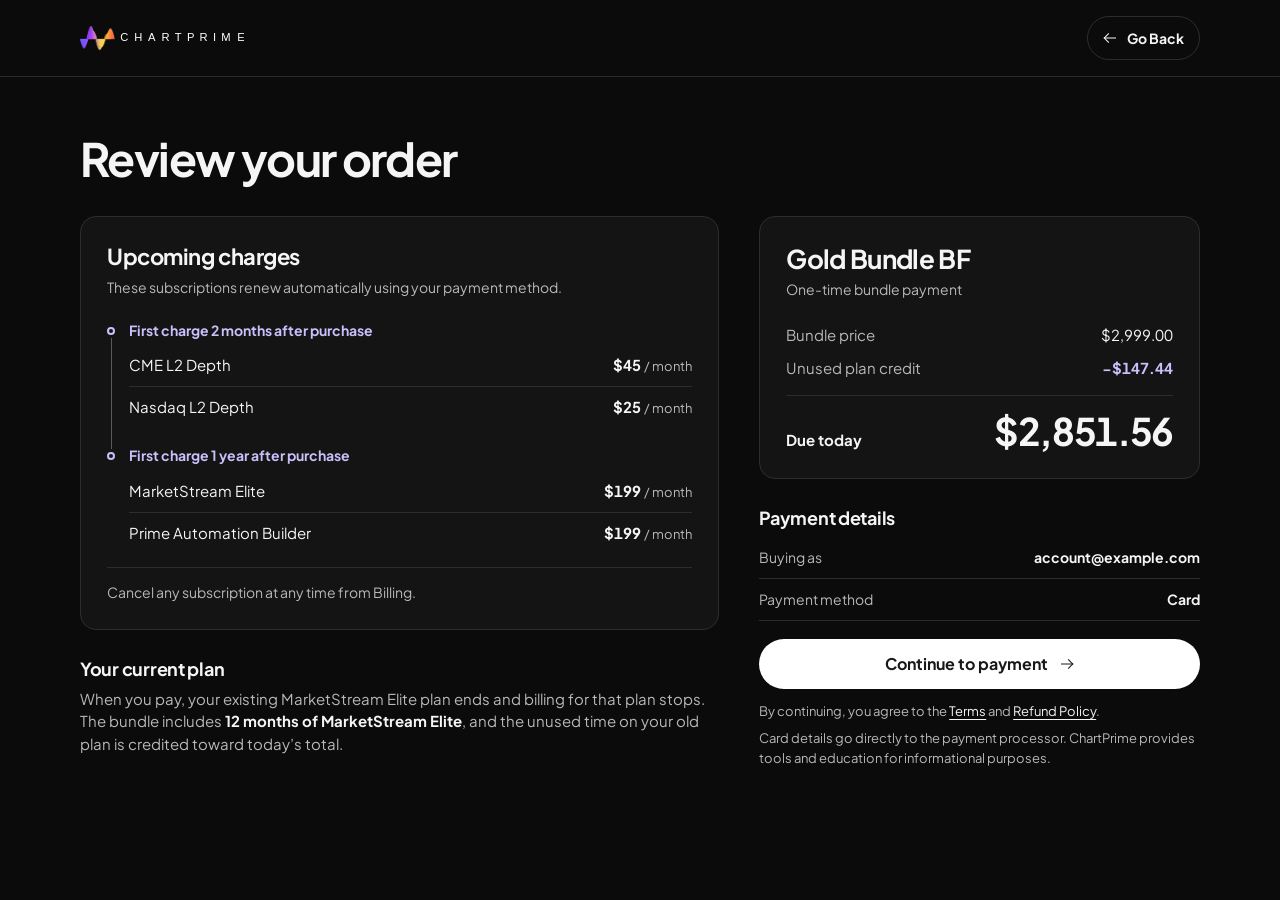
<file: checkout.html>
<!doctype html>
<html lang="en">
<head>
  <meta charset="utf-8">
  <meta name="viewport" content="width=device-width, initial-scale=1">
  <title>Review your order | ChartPrime</title>
  <link rel="preconnect" href="https://fonts.googleapis.com">
  <link rel="preconnect" href="https://fonts.gstatic.com" crossorigin>
  <link rel="stylesheet" href="https://fonts.googleapis.com/css2?family=Plus+Jakarta+Sans:wght@400;700&amp;display=swap">
  <link rel="stylesheet" href="css/checkout.css">
  <script src="js/checkout.js" defer></script>
</head>
<body>
  <header class="site-header">
    <div class="page-width header-content">
      <img class="brand" src="images/n-logo.svg" width="164" height="25" alt="ChartPrime">
      <a class="back-link" href="index.html#n-checkout" id="checkout-back">
        <span class="arrow arrow-back" aria-hidden="true"></span>
        <span id="checkout-back-label">Go Back</span>
      </a>
    </div>
  </header>

  <main class="page-width checkout">
    <h1>Review your order</h1>

    <div class="checkout-layout" id="checkout-review" hidden>
      <section class="order-summary" aria-labelledby="bundle-name">
        <h2 id="bundle-name" data-bundle-name>Gold Bundle BF</h2>
        <p class="bundle-payment" id="bundle-payment">One-time bundle payment</p>

        <dl class="price-breakdown">
          <div class="price-row" data-account-preview>
            <dt>Bundle price</dt>
            <dd data-bundle-price>$2,999.00</dd>
          </div>
          <div class="price-row credit-row" data-account-preview>
            <dt>Unused plan credit</dt>
            <dd>−$147.44</dd>
          </div>
          <div class="price-row total-row">
            <dt id="order-total-label">Due today</dt>
            <dd id="order-total">$2,851.56</dd>
          </div>
        </dl>
      </section>

      <div class="purchase-details">
        <section class="renewal-panel" id="card-renewals" aria-labelledby="renewal-heading">
          <h2 id="renewal-heading">Upcoming charges</h2>
          <p class="renewal-description" id="card-renewal-description">These subscriptions renew automatically using your payment method.</p>

          <div class="billing-timeline" id="gold-renewal-rates">
            <div class="billing-group">
              <h3>First charge 2 months after purchase</h3>
              <dl class="renewal-rates">
                <div class="price-row">
                  <dt>CME L2 Depth</dt>
                  <dd>$45 <span class="rate-period">/ month</span></dd>
                </div>
                <div class="price-row">
                  <dt>Nasdaq L2 Depth</dt>
                  <dd>$25 <span class="rate-period">/ month</span></dd>
                </div>
              </dl>
            </div>

            <div class="billing-group">
              <h3>First charge 1 year after purchase</h3>
              <dl class="renewal-rates">
                <div class="price-row">
                  <dt>MarketStream Elite</dt>
                  <dd>$199 <span class="rate-period">/ month</span></dd>
                </div>
                <div class="price-row">
                  <dt>Prime Automation Builder</dt>
                  <dd>$199 <span class="rate-period">/ month</span></dd>
                </div>
              </dl>
            </div>
          </div>

          <p class="billing-note">Cancel any subscription at any time from Billing.</p>
        </section>

        <section class="renewal-panel" id="clarity-renewals" aria-labelledby="bundle-access-heading" hidden>
          <h2 id="bundle-access-heading">Bundle access</h2>
          <p class="renewal-description">Your bundle subscriptions won’t renew automatically. You can add a card in Billing to renew when the included access ends.</p>
        </section>

        <section class="plan-change" aria-labelledby="plan-heading" data-account-preview>
          <h2 id="plan-heading">Your current plan</h2>
          <p>When you pay, your existing MarketStream Elite plan ends and billing for that plan stops. The bundle includes <strong>12 months of MarketStream Elite</strong>, and the unused time on your old plan is credited toward today’s total.</p>
        </section>
      </div>

      <section class="payment" aria-labelledby="payment-heading">
        <h2 id="payment-heading">Payment details</h2>
        <dl class="payment-details">
          <div data-account-preview>
            <dt>Buying as</dt>
            <dd>account@example.com</dd>
          </div>
          <div>
            <dt>Payment method</dt>
            <dd id="payment-method">Card</dd>
          </div>
        </dl>

        <a class="payment-button" id="review-continue" href="payment.html">
          <span id="continue-payment-label">Continue to payment</span>
          <span class="arrow" aria-hidden="true"></span>
        </a>

        <p class="payment-terms">By continuing, you agree to the <a href="https://chartprime.com/terms-conditions">Terms</a> and <a href="https://chartprime.com/refund-policy">Refund Policy</a>.</p>
        <p class="payment-terms" id="card-processor-note">Card details go directly to the payment processor. ChartPrime provides tools and education for informational purposes.</p>
      </section>
    </div>
    <noscript><p>Enable JavaScript to review your order.</p></noscript>
  </main>
</body>
</html>
</file>
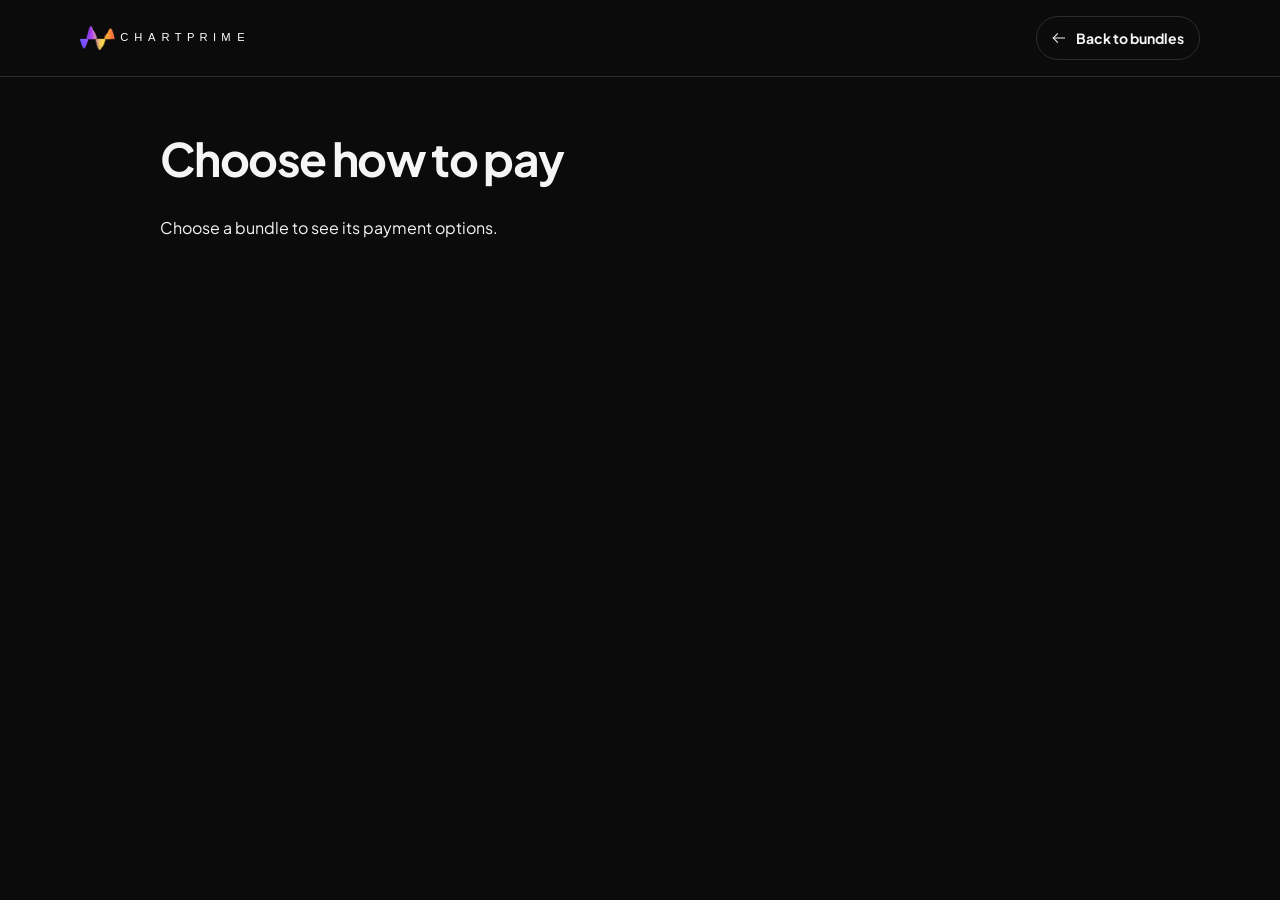
<file: payment-options.html>
<!doctype html>
<html lang="en">
<head>
  <meta charset="utf-8">
  <meta name="viewport" content="width=device-width, initial-scale=1">
  <title>Choose how to pay | ChartPrime</title>
  <link rel="preconnect" href="https://fonts.googleapis.com">
  <link rel="preconnect" href="https://fonts.gstatic.com" crossorigin>
  <link rel="stylesheet" href="https://fonts.googleapis.com/css2?family=Plus+Jakarta+Sans:wght@400;700&amp;display=swap">
  <link rel="stylesheet" href="css/checkout.css">
  <script src="js/checkout.js" defer></script>
</head>
<body>
  <header class="site-header">
    <div class="page-width header-content">
      <img class="brand" src="images/n-logo.svg" width="164" height="25" alt="ChartPrime">
      <a class="back-link" href="index.html#n-checkout">
        <span class="arrow arrow-back" aria-hidden="true"></span>
        Back to bundles
      </a>
    </div>
  </header>

  <main class="page-width checkout payment-choice">
    <h1>Choose how to pay</h1>

    <div id="payment-options" hidden>
      <section class="order-summary payment-choice-summary" aria-labelledby="bundle-name">
        <h2 id="bundle-name" data-bundle-name></h2>
        <dl class="payment-choice-price">
          <dt>Bundle price</dt>
          <dd data-bundle-price></dd>
        </dl>
      </section>

      <div class="payment-options">
        <section class="payment-option" aria-labelledby="card-heading">
          <div class="payment-option-heading">
            <h2 id="card-heading">Pay now by card</h2>
          </div>
          <p>Pay the full bundle price today.</p>
          <div class="payment-option-details">
            <h3>Automatic renewals</h3>
            <p data-gold-only hidden>Market data renews after 2 months. MarketStream Elite and Prime Automation Builder renew after 1 year.</p>
            <p>Any renewals are charged to the same card. Cancel anytime from Billing.</p>
          </div>
          <a class="payment-button" data-payment-method="card">
            Continue with card
            <span class="arrow" aria-hidden="true"></span>
          </a>
        </section>

        <section class="payment-option" aria-labelledby="clarity-heading">
          <div class="payment-option-heading">
            <h2 id="clarity-heading">Buy now, pay later</h2>
            <img class="clarity-logo" src="images/clarity-pay-logo.svg" width="201" height="38" alt="Clarity Pay">
          </div>
          <p>Spread the bundle price over time with Clarity Pay.</p>
          <div class="payment-option-details">
            <h3>Manual renewals</h3>
            <p>Your bundle subscriptions won’t renew automatically. Add a card in Billing to renew when the included access ends.</p>
          </div>
          <a class="payment-button" data-payment-method="clarity">
            Continue with Clarity Pay
            <span class="arrow" aria-hidden="true"></span>
          </a>
        </section>
      </div>
    </div>

    <p id="bundle-unavailable" hidden>Choose a bundle to see its payment options.</p>
    <noscript><p>Enable JavaScript to view the payment options for your bundle.</p></noscript>
  </main>
</body>
</html>
</file>
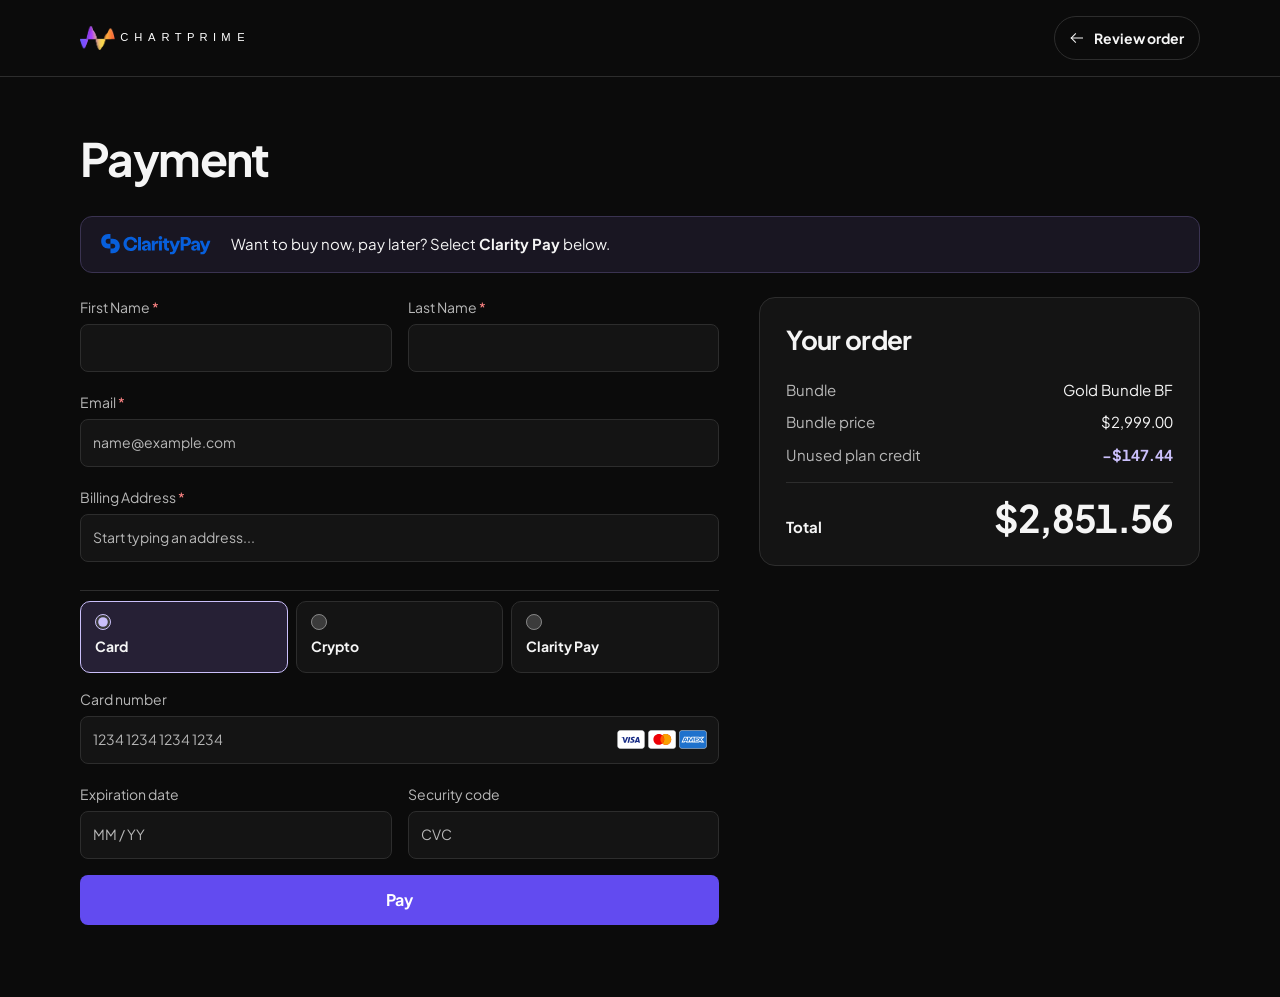
<file: payment.html>
<!doctype html>
<html lang="en">
<head>
  <meta charset="utf-8">
  <meta name="viewport" content="width=device-width, initial-scale=1">
  <title>Payment | ChartPrime</title>
  <link rel="preconnect" href="https://fonts.googleapis.com">
  <link rel="preconnect" href="https://fonts.gstatic.com" crossorigin>
  <link rel="stylesheet" href="https://fonts.googleapis.com/css2?family=Plus+Jakarta+Sans:wght@400;700&amp;display=swap">
  <link rel="stylesheet" href="css/checkout.css">
  <script src="js/checkout.js" defer></script>
</head>
<body>
  <header class="site-header">
    <div class="page-width header-content">
      <img class="brand" src="images/n-logo.svg" width="164" height="25" alt="ChartPrime">
      <a class="back-link" href="checkout.html" id="payment-back">
        <span class="arrow arrow-back" aria-hidden="true"></span>
        Review order
      </a>
    </div>
  </header>

  <main class="page-width checkout">
    <h1>Payment</h1>

    <div class="payment-screen" id="payment-screen" hidden>
      <aside class="clarity-callout" aria-label="Buy now, pay later">
        <img class="clarity-logo" src="images/clarity-pay-logo.svg" width="201" height="38" alt="Clarity Pay">
        <p id="clarity-callout-copy">Want to buy now, pay later? Select <strong>Clarity Pay</strong> below.</p>
      </aside>

      <section class="order-summary" aria-labelledby="payment-order-heading">
        <h2 id="payment-order-heading">Your order</h2>
        <dl class="price-breakdown">
          <div class="price-row">
            <dt>Bundle</dt>
            <dd data-bundle-name>Gold Bundle BF</dd>
          </div>
          <div class="price-row">
            <dt>Bundle price</dt>
            <dd data-bundle-price>$2,999.00</dd>
          </div>
          <div class="price-row credit-row" data-account-preview>
            <dt>Unused plan credit</dt>
            <dd>−$147.44</dd>
          </div>
          <div class="price-row total-row">
            <dt>Total</dt>
            <dd id="payment-total">$2,851.56</dd>
          </div>
        </dl>
      </section>

      <div class="payment-flow">
        <div class="payment-provider" id="payment-provider">
          <fieldset class="provider-fields" aria-label="Billing details" disabled>
            <div class="provider-field-grid">
              <label>
                <span>First Name <span class="field-required" aria-hidden="true">*</span></span>
                <input type="text" autocomplete="given-name" required>
              </label>
              <label>
                <span>Last Name <span class="field-required" aria-hidden="true">*</span></span>
                <input type="text" autocomplete="family-name" required>
              </label>
              <label class="provider-field-wide">
                <span>Email <span class="field-required" aria-hidden="true">*</span></span>
                <input type="email" autocomplete="email" placeholder="name@example.com" required>
              </label>
              <label class="provider-field-wide">
                <span>Billing Address <span class="field-required" aria-hidden="true">*</span></span>
                <input type="text" autocomplete="street-address" placeholder="Start typing an address..." required>
              </label>
            </div>
          </fieldset>

          <fieldset class="payment-methods" id="payment-methods" aria-label="Payment method">
            <div class="payment-method-list">
              <label class="payment-method-option">
                <input type="radio" name="payment-method" value="card" checked>
                <span>Card</span>
              </label>
              <label class="payment-method-option">
                <input type="radio" name="payment-method" value="crypto">
                <span>Crypto</span>
              </label>
              <label class="payment-method-option">
                <input type="radio" name="payment-method" value="clarity">
                <span>Clarity Pay</span>
              </label>
            </div>
          </fieldset>

          <fieldset class="provider-fields" data-provider-method="card" aria-label="Card details" disabled>
            <div class="provider-field-grid">
              <label class="provider-field-wide">
                Card number
                <span class="provider-card-number">
                  <input type="text" inputmode="numeric" autocomplete="cc-number" placeholder="1234 1234 1234 1234" required>
                  <span class="provider-card-brands" aria-hidden="true">
                    <img src="images/visa.svg" width="60" height="41" alt="">
                    <img src="images/mastercard.svg" width="59" height="41" alt="">
                    <img src="images/amex.svg" width="59" height="41" alt="">
                  </span>
                </span>
              </label>
              <label>Expiration date <input type="text" inputmode="numeric" autocomplete="cc-exp" placeholder="MM / YY" required></label>
              <label>Security code <input type="text" inputmode="numeric" autocomplete="cc-csc" placeholder="CVC" required></label>
            </div>
          </fieldset>

          <section class="provider-method-details" data-provider-method="crypto" aria-labelledby="crypto-payment-heading" hidden>
            <h2 id="crypto-payment-heading">Pay with crypto</h2>
            <p>The payment provider will show supported currencies and payment instructions.</p>
          </section>

          <section class="provider-method-details" data-provider-method="clarity" aria-labelledby="clarity-payment-heading" hidden>
            <h2 id="clarity-payment-heading">Pay over time with Clarity Pay</h2>
            <p>Clarity Pay will show the available payment plans.</p>
            <p id="clarity-preview-note" hidden>This checkout is a preview. Financing applications are unavailable here.</p>
          </section>

          <button class="payment-button" id="provider-pay-button" type="button" disabled>Pay</button>
        </div>
      </div>
    </div>
    <noscript><p>Enable JavaScript to view your payment details.</p></noscript>
  </main>
</body>
</html>
</file>
<file: css/checkout.css>
:root {
  color-scheme: dark;
  --background: #0b0b0b;
  --surface: #141414;
  --line: #2d2d2d;
  --ink: #f5f5f5;
  --muted: #b8b8b8;
  --accent: #cabffa;
  --page-gutter: 32px;
}

*, *::before, *::after {
  box-sizing: border-box;
}

[hidden] {
  display: none !important;
}

body {
  margin: 0;
  background: var(--background);
  color: var(--ink);
  font-family: "Plus Jakarta Sans", sans-serif;
  font-size: 1rem;
  line-height: 1.5;
}

h1, h2, h3, p, dl, dd {
  margin: 0;
}

h1, h2, h3 {
  line-height: 1.2;
}

::selection {
  background: var(--accent);
  color: var(--background);
}

:focus-visible {
  outline: 2px solid var(--accent);
  outline-offset: 4px;
}

.page-width {
  width: min(1120px, calc(100% - 2 * var(--page-gutter)));
  margin-inline: auto;
}

.site-header {
  border-bottom: 1px solid var(--line);
}

.header-content {
  display: flex;
  align-items: center;
  justify-content: space-between;
  gap: 16px;
  min-height: 76px;
}

.brand {
  display: block;
  min-width: 0;
  max-width: 50%;
  height: auto;
}

.back-link {
  display: inline-flex;
  flex-shrink: 0;
  align-items: center;
  justify-content: center;
  gap: 10px;
  min-height: 44px;
  padding: 0 15px;
  border: 1px solid var(--line);
  border-radius: 999px;
  color: var(--ink);
  font-size: .875rem;
  font-weight: 700;
  text-decoration: none;
  white-space: nowrap;
}

.back-link:hover {
  border-color: var(--muted);
  background: var(--surface);
}

.arrow {
  position: relative;
  flex: 0 0 14px;
  width: 14px;
  height: 14px;
}

.arrow::before, .arrow::after {
  position: absolute;
  top: 50%;
  content: "";
}

.arrow::before {
  inset-inline: 1px;
  border-top: 1.5px solid currentColor;
  transform: translateY(-50%);
}

.arrow::after {
  right: 2px;
  width: 7px;
  height: 7px;
  border-top: 1.5px solid currentColor;
  border-right: 1.5px solid currentColor;
  transform: translateY(-50%) rotate(45deg);
}

.arrow-back {
  transform: rotate(180deg);
}

.checkout {
  padding-block: 54px 72px;
}

.checkout h1 {
  margin-bottom: 30px;
  font-size: 2.875rem;
  letter-spacing: -.035em;
}

.payment-choice {
  max-width: 960px;
}

.payment-choice-summary {
  display: flex;
  align-items: center;
  justify-content: space-between;
  gap: 12px 24px;
}

.payment-choice-price {
  text-align: right;
}

.payment-choice-price dt {
  color: var(--muted);
  font-size: .8125rem;
}

.payment-choice-price dd {
  font-size: 1.625rem;
  font-weight: 700;
  font-variant-numeric: tabular-nums lining-nums;
  letter-spacing: -.025em;
  white-space: nowrap;
}

.payment-options {
  display: grid;
  grid-template-columns: repeat(2, minmax(0, 1fr));
  gap: 16px;
  margin-top: 16px;
}

.payment-option {
  display: flex;
  flex-direction: column;
  align-items: stretch;
  padding: 26px;
  border: 1px solid var(--line);
  border-radius: 16px;
  background: var(--surface);
}

.payment-option:focus-within {
  border-color: var(--accent);
}

.payment-option-heading {
  display: flex;
  flex-wrap: wrap;
  align-items: center;
  justify-content: space-between;
  gap: 8px 16px;
  margin-bottom: 8px;
}

.payment-option h2 {
  font-size: 1.25rem;
  letter-spacing: -.02em;
}

.clarity-logo {
  display: block;
  width: 110px;
  height: auto;
}

.payment-option p {
  color: var(--muted);
  font-size: .9375rem;
}

.payment-option-details {
  flex: 1;
  margin-block: 20px 24px;
  padding-top: 16px;
  border-top: 1px solid var(--line);
}

.payment-option-details h3 {
  margin-bottom: 6px;
  font-size: .875rem;
}

.payment-option-details p + p {
  margin-top: 6px;
}

.checkout-layout {
  display: grid;
  grid-template-areas:
    "details summary"
    "details payment";
  grid-template-columns: minmax(0, 1.45fr) minmax(0, 1fr);
  grid-template-rows: auto 1fr;
  align-items: start;
  gap: 28px 40px;
}

.order-summary, .renewal-panel {
  padding: 26px;
  border: 1px solid var(--line);
  border-radius: 16px;
  background: var(--surface);
}

.order-summary {
  grid-area: summary;
}

.order-summary h2 {
  font-size: 1.625rem;
  letter-spacing: -.025em;
}

.bundle-payment {
  margin-top: 5px;
  color: var(--muted);
  font-size: .875rem;
}

.price-breakdown {
  display: grid;
  gap: 10px;
  margin-top: 24px;
  font-size: .9375rem;
}

.price-row {
  display: grid;
  grid-template-columns: minmax(0, 1fr) auto;
  align-items: baseline;
  gap: 12px;
}

.price-row dd {
  font-variant-numeric: tabular-nums lining-nums;
  text-align: right;
  white-space: nowrap;
}

.price-breakdown dt {
  color: var(--muted);
}

.credit-row dd {
  color: var(--accent);
  font-weight: 700;
}

.total-row {
  margin-top: 6px;
  padding-top: 14px;
  border-top: 1px solid var(--line);
  font-weight: 700;
}

.total-row dt {
  color: var(--ink);
}

.total-row dd {
  font-size: 2.375rem;
  line-height: 1.1;
  letter-spacing: -.035em;
}

.purchase-details {
  grid-area: details;
}

.renewal-panel h2 {
  font-size: 1.375rem;
  letter-spacing: -.02em;
}

.renewal-description, .billing-note {
  color: var(--muted);
  font-size: .875rem;
}

.renewal-description {
  margin-top: 7px;
}

.billing-timeline {
  display: grid;
  gap: 20px;
  margin-top: 24px;
}

.billing-group {
  position: relative;
  padding-left: 22px;
}

.billing-group::before {
  position: absolute;
  top: 5px;
  left: 0;
  width: 8px;
  height: 8px;
  border: 2px solid var(--accent);
  border-radius: 50%;
  content: "";
}

.billing-group:first-child::after {
  position: absolute;
  top: 16px;
  bottom: -22px;
  left: 3.5px;
  width: 1px;
  background: #5a5a5a;
  content: "";
}

.billing-group h3 {
  color: var(--accent);
  font-size: .875rem;
}

.renewal-rates {
  margin-top: 7px;
}

.renewal-rates .price-row {
  padding-block: 9px;
  font-size: .9375rem;
}

.renewal-rates .price-row + .price-row {
  border-top: 1px solid var(--line);
}

.renewal-rates dd {
  font-weight: 700;
}

.rate-period {
  color: var(--muted);
  font-size: .8125rem;
  font-weight: 400;
}

.billing-note {
  margin-top: 14px;
  padding-top: 14px;
  border-top: 1px solid var(--line);
}

.plan-change {
  margin-top: 28px;
}

.plan-change h2, .payment h2 {
  font-size: 1.125rem;
  letter-spacing: -.015em;
}

.plan-change p {
  max-width: 65ch;
  margin-top: 8px;
  color: var(--muted);
  font-size: .9375rem;
}

.plan-change strong {
  color: var(--ink);
}

.payment {
  grid-area: payment;
}

.payment-details {
  margin-block: 8px 18px;
  font-size: .875rem;
}

.payment-details > div {
  display: grid;
  grid-template-columns: auto minmax(0, 1fr);
  align-items: baseline;
  gap: 12px;
  padding-block: 10px;
  border-bottom: 1px solid var(--line);
}

.payment-details dt {
  color: var(--muted);
}

.payment-details dd {
  font-weight: 700;
  overflow-wrap: anywhere;
  text-align: right;
}

.payment-button {
  display: flex;
  align-items: center;
  justify-content: center;
  gap: 12px;
  width: 100%;
  min-height: 50px;
  padding: 10px 16px;
  border: 0;
  border-radius: 999px;
  background: #fff;
  color: #181818;
  cursor: pointer;
  font: inherit;
  font-weight: 700;
  text-decoration: none;
}

.payment-button:hover {
  background: #e9e9e9;
}

.payment-button:active {
  background: #d9d9d9;
}

.payment-terms {
  margin-top: 12px;
  color: var(--muted);
  font-size: .8125rem;
  line-height: 1.55;
}

.payment-terms + .payment-terms {
  margin-top: 7px;
}

.payment-terms a {
  color: var(--ink);
  text-underline-offset: 3px;
}

.payment-terms a:hover {
  color: var(--accent);
}

.payment-screen {
  display: grid;
  grid-template-areas: "callout callout" "flow summary";
  grid-template-columns: minmax(0, 1.45fr) minmax(0, 1fr);
  align-items: start;
  gap: 24px 40px;
}

.clarity-callout {
  display: flex;
  grid-area: callout;
  flex-wrap: wrap;
  align-items: center;
  gap: 8px 20px;
  padding: 16px 20px;
  border: 1px solid #3a3351;
  border-radius: 12px;
  background: #191622;
  font-size: .9375rem;
}

.payment-flow {
  grid-area: flow;
}

.payment-methods, .provider-fields {
  min-width: 0;
  margin: 0;
  padding: 0;
  border: 0;
}

.payment-methods {
  margin-top: 12px;
  padding-top: 10px;
  border-top: 1px solid var(--line);
}

.payment-method-list {
  display: grid;
  grid-template-columns: repeat(3, minmax(0, 1fr));
  gap: 8px;
}

.payment-method-option {
  display: flex;
  flex-direction: column;
  align-items: flex-start;
  gap: 6px;
  padding: 12px 14px;
  min-height: 72px;
  border: 1px solid var(--line);
  border-radius: 10px;
  background: var(--surface);
  cursor: pointer;
  font-size: .875rem;
  font-weight: 700;
}

.payment-method-option:hover {
  border-color: var(--muted);
}

.payment-method-option:has(:checked) {
  border-color: var(--accent);
  background: #262035;
}

.payment-method-option input {
  width: 1rem;
  height: 1rem;
  margin: 0;
  accent-color: var(--accent);
  cursor: inherit;
}

.payment-provider {
  display: grid;
  gap: 16px;
}

.provider-field-grid {
  display: grid;
  grid-template-columns: repeat(2, minmax(0, 1fr));
  gap: 20px 16px;
}

.provider-field-grid label {
  display: grid;
  gap: 6px;
  color: var(--muted);
  font-size: .875rem;
}

.provider-field-wide {
  grid-column: 1 / -1;
}

.field-required {
  color: #ff8585;
}

.provider-field-grid input {
  min-width: 0;
  width: 100%;
  min-height: 48px;
  padding: 10px 12px;
  border: 1px solid var(--line);
  border-radius: 8px;
  background: var(--surface);
  color: var(--ink);
  font: inherit;
  opacity: 1;
}

.provider-field-grid input::placeholder {
  color: var(--muted);
  opacity: 1;
}

.provider-card-number {
  position: relative;
}

.provider-card-number input {
  padding-inline-end: 106px;
}

.provider-card-brands {
  position: absolute;
  inset-block: 0;
  inset-inline-end: 12px;
  display: flex;
  align-items: center;
  gap: 3px;
  pointer-events: none;
}

.provider-card-brands img {
  width: 28px;
  height: auto;
}

.provider-method-details h2 {
  font-size: 1rem;
}

.provider-method-details p {
  margin-top: 6px;
  color: var(--muted);
  font-size: .875rem;
}

.payment-provider .payment-button:disabled {
  border-radius: 8px;
  background: #624bf0;
  color: #fff;
  cursor: default;
}

@media (max-width: 860px) {
  .checkout-layout {
    grid-template-areas: "summary" "details" "payment";
    grid-template-columns: minmax(0, 1fr);
    grid-template-rows: auto;
    gap: 28px;
  }

  .page-width {
    max-width: 640px;
  }

  .payment-screen {
    grid-template-areas: "callout" "summary" "flow";
    grid-template-columns: minmax(0, 1fr);
  }
}

@media (max-width: 640px) {
  .payment-options {
    grid-template-columns: 1fr;
  }
}

@media (max-width: 480px) {
  :root {
    --page-gutter: 18px;
  }

  .header-content {
    gap: 12px;
    min-height: 68px;
  }

  .brand {
    width: 140px;
  }

  .checkout {
    padding-block: 32px 44px;
  }

  .checkout h1 {
    margin-bottom: 22px;
    font-size: 2rem;
  }

  .order-summary, .renewal-panel, .payment-option {
    padding: 18px;
  }

  .payment-choice-summary h2, .payment-choice-price dd {
    font-size: 1.25rem;
  }

  .payment-option-details {
    margin-block: 16px 18px;
    padding-top: 12px;
  }

  .payment-option .payment-button {
    gap: 8px;
    padding-inline: 10px;
    font-size: .9375rem;
  }

  .payment-method-option {
    padding-inline: 4px;
  }

  .provider-field-grid {
    column-gap: 10px;
  }

  .total-row dd {
    font-size: 1.9375rem;
  }

  .billing-group {
    padding-left: 17px;
  }

  .renewal-rates .price-row {
    gap: 8px;
    font-size: .875rem;
  }
}
</file>
